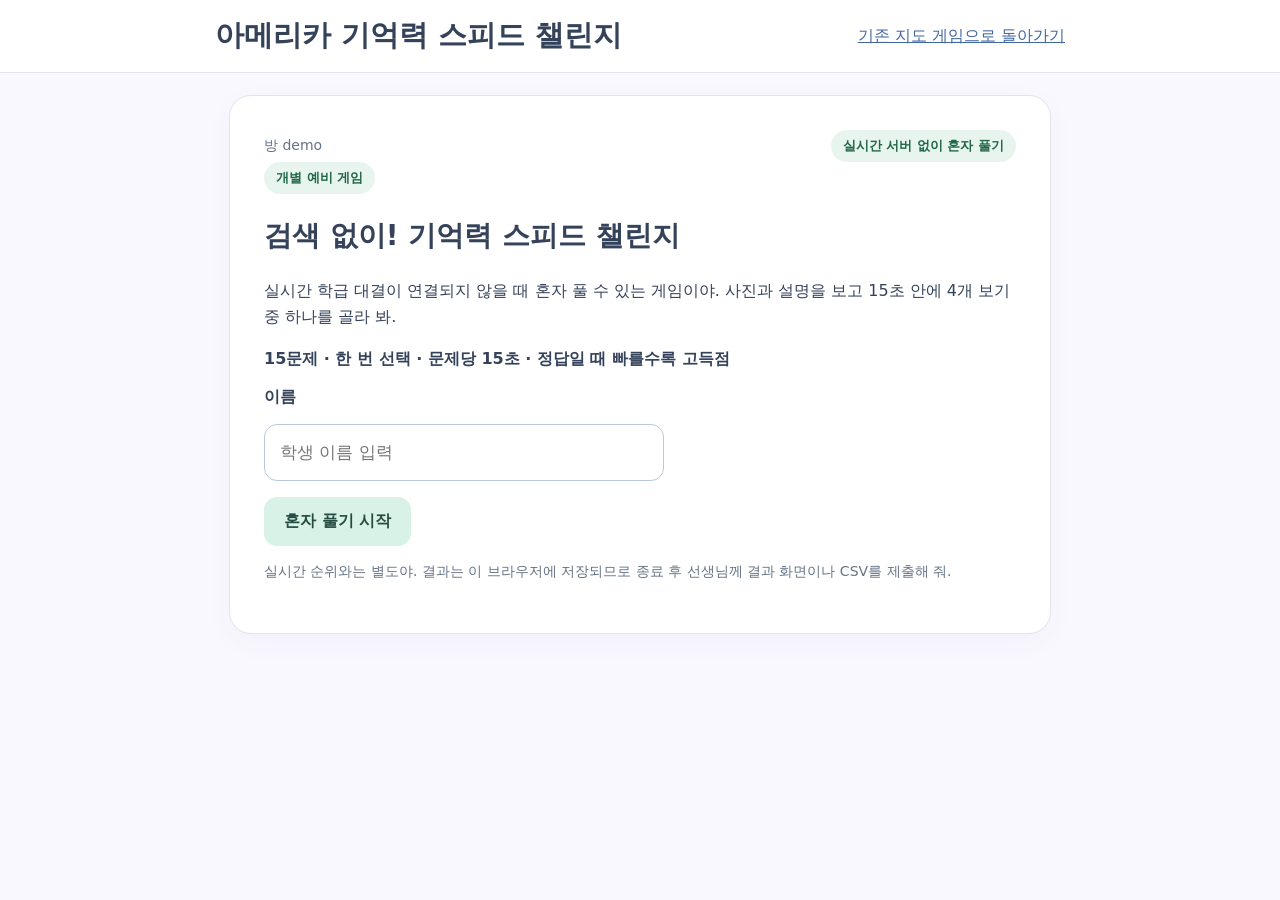
<file: solo.html>
<!doctype html>
<html lang="ko"><head><meta charset="utf-8"><meta name="viewport" content="width=device-width,initial-scale=1"><title>검색 없이! 기억력 스피드 챌린지 · 개별 예비 게임</title><style>
:root{color-scheme:light;--ink:#34425a;--sub:#657386;--bg:#f9f8ff;--panel:#fff;--border:#e4e4f0}
*{box-sizing:border-box}
html{font-family:-apple-system,BlinkMacSystemFont,"Apple SD Gothic Neo","Malgun Gothic",system-ui,sans-serif}
body{margin:0;background:var(--bg);color:var(--ink)}
header{padding:16px 20px;background:white;border-bottom:1px solid var(--border)}
.head{max-width:850px;margin:auto;display:flex;align-items:center;justify-content:space-between;gap:15px;flex-wrap:wrap}
h1{font-size:clamp(20px,5vw,29px);margin:0}h2{font-size:clamp(21px,5vw,28px)}h3{margin-top:0}
a{color:#42679e} .wrap{max-width:850px;margin:22px auto 55px;padding:0 14px}
.card{background:var(--panel);border-radius:22px;border:1px solid var(--border);padding:clamp(17px,4vw,34px);box-shadow:0 8px 28px #45455f0a}
p{line-height:1.6}.muted{color:var(--sub);font-size:14px}
.pill{display:inline-block;background:#e7f5ee;color:#216747;border-radius:20px;padding:7px 12px;font-size:13px;font-weight:800}
input{font:inherit;font-size:17px;border:1px solid #bac9d9;border-radius:13px;padding:14px 15px;width:100%;max-width:400px}
button{font:inherit;font-weight:800;cursor:pointer;border:0;border-radius:13px;padding:14px 20px;background:#d8f2e7;color:#264c41}
button:hover:not(:disabled){filter:brightness(.97)}button:disabled{opacity:.6;cursor:not-allowed}
button.secondary{background:#eeeafc;color:#55477b}button.ghost{background:#f1f3f8;color:#4f5970}
.actions{display:flex;flex-wrap:wrap;gap:10px;margin-top:20px}
.row{display:flex;align-items:center;justify-content:space-between;flex-wrap:wrap;gap:10px}
.status{padding:13px;border-radius:14px;background:#f0f4fb;margin:12px 0}
.timer{font-size:clamp(29px,6vw,44px);font-variant-numeric:tabular-nums;font-weight:900;color:#ab3a64}
.questionTitle{font-weight:800;font-size:clamp(18px,3.5vw,24px);line-height:1.6;margin:20px 0}
.picture{position:relative;border-radius:18px;overflow:hidden;background:#eef2fa;min-height:220px;height:clamp(210px,39vw,320px);display:flex;align-items:center;justify-content:center}
.picture img{width:100%;height:100%;object-fit:contain;display:none}
.picture span{max-width:280px;text-align:center;color:#7c879c;padding:25px;line-height:1.6}
.choices{display:grid;grid-template-columns:1fr 1fr;gap:12px;margin:15px 0 10px}
.choices button{min-height:86px;padding:16px 12px;font-size:clamp(16px,3vw,20px);color:#2b3546;overflow-wrap:anywhere}
.choices button:nth-child(1){background:#f9cbd5}.choices button:nth-child(2){background:#c9e7fc}
.choices button:nth-child(3){background:#fbecb9}.choices button:nth-child(4){background:#caf0dd}
.result{padding:22px;border-radius:17px;background:#e5f6ee;margin:18px 0;text-align:center}
.result strong{font-size:clamp(21px,4.5vw,30px)}
.bigScore{font-size:clamp(32px,7vw,50px);font-weight:900;color:#7752a2}
table{border-collapse:collapse;width:100%;font-size:14px;margin-top:17px}
th,td{text-align:left;border-bottom:1px solid #e9edf4;padding:10px 7px}
th{background:#f6f5fc}
.error{color:#bd3657;font-weight:700}
@media(max-width:520px){.choices{gap:8px}.choices button{padding:10px 8px;min-height:73px}}
</style></head><body><header><div class="head"><h1>아메리카 기억력 스피드 챌린지</h1><a href="./?room=demo" id="back">기존 지도 게임으로 돌아가기</a></div></header><main class="wrap"><section class="card"><div class="row"><span class="muted" id="room"></span><span class="pill">실시간 서버 없이 혼자 풀기</span></div><div id="area"></div><p id="saveStatus" class="error" aria-live="polite"></p></section></main><script>
'use strict';
const Q=[{"id":0,"wiki":"Statue_of_Liberty","clue":"프랑스가 미국의 독립을 기념해 선물한 거대한 횃불 든 동상이 항구에 서 있어요. 어느 나라일까요?","answer":"미국","kind":"country","fact":"자유의 여신상은 뉴욕 항구 리버티섬에 있어요."},{"id":1,"wiki":"Canadian_Rockies","clue":"로키산맥의 밴프 국립공원, 오대호 그리고 단풍잎 국기로 유명한 북쪽의 넓은 나라예요.","answer":"캐나다","kind":"country","fact":"밴프 국립공원은 북아메리카의 캐나다 로키산맥에 있어요."},{"id":2,"wiki":"Chichen_Itza","clue":"유카탄반도에 마야 문명의 계단식 피라미드가 남아 있고 수도가 높은 고원에 자리한 나라예요.","answer":"멕시코","kind":"country","fact":"치첸이트사는 유카탄반도에 있는 마야 유적이에요."},{"id":5,"wiki":"Panama_Canal","clue":"대서양과 태평양을 배가 오갈 수 있도록 갑문이 있는 거대한 운하를 건설한 나라예요.","answer":"파나마","kind":"country","fact":"운하는 중미의 지협을 가로질러 두 대양을 연결해요."},{"id":10,"wiki":"Christ_the_Redeemer_(statue)","clue":"남아메리카에서 가장 넓은 나라로, 대도시의 산 위에 두 팔을 벌린 거대한 예수상이 있어요.","answer":"브라질","kind":"country","fact":"구세주 그리스도상은 리우데자네이루에 있어요."},{"id":11,"wiki":"Perito_Moreno_Glacier","clue":"탱고의 발상지로 유명하고, 파타고니아의 거대한 페리토 모레노 빙하를 볼 수 있는 나라예요.","answer":"아르헨티나","kind":"country","fact":"페리토 모레노 빙하는 남쪽 파타고니아에 있어요."},{"id":13,"wiki":"Machu_Picchu","clue":"안데스산맥 높은 곳에 잉카 제국의 석조 산악 도시 마추픽추가 남아 있는 나라예요.","answer":"페루","kind":"country","fact":"마추픽추는 잉카 문명의 대표 유적이에요."},{"id":20,"wiki":"Statue_of_Liberty","clue":"미국 뉴욕 항구에 있는 거대한 동상으로, 머리에는 왕관을 쓰고 한 손에는 횃불을 들고 있어요. 프랑스가 미국에 선물한 이 상징물은?","answer":"자유의 여신상","kind":"city","fact":"자유의 여신상은 미국 뉴욕에 있어요. 프랑스가 미국 독립을 기념하며 선물한 세계적으로 유명한 상징물이에요."},{"id":22,"wiki":"Chichen_Itza","clue":"멕시코 유카탄반도에 있는 마야 문명 유적이에요. 엘 카스티요라고 불리는 계단식 피라미드가 유명한 이 유적은?","answer":"치첸이트사","kind":"city","fact":"치첸이트사는 멕시코 유카탄반도의 마야 문명 유적이에요. 계단식 피라미드가 대표적인 건축물이에요."},{"id":24,"wiki":"Machu_Picchu","clue":"페루 안데스산맥의 높은 산등성이에 자리한 잉카 문명의 유적 도시예요. 돌로 만든 건축물과 계단식 밭이 유명한 곳은?","answer":"마추픽추","kind":"city","fact":"마추픽추는 페루 안데스산맥에 있는 잉카 문명 유적이에요. 산악 지형을 이용해 도시를 만들었어요."},{"id":25,"wiki":"Christ_the_Redeemer_(statue)","clue":"브라질 리우데자네이루의 높은 산 위에서 두 팔을 넓게 벌리고 도시를 내려다보는 거대한 동상의 이름은?","answer":"구세주 그리스도상","kind":"city","fact":"구세주 그리스도상은 브라질 리우데자네이루 코르코바두산 위에 있어요. 브라질을 상징하는 대표적 랜드마크예요."},{"id":28,"wiki":"Iguazu_Falls","clue":"아르헨티나와 브라질 국경에서 수많은 물줄기가 웅장하게 떨어지는 폭포의 이름은?","answer":"이구아수 폭포","kind":"nature","fact":"이구아수 폭포는 아르헨티나와 브라질 국경에 있어요. 국경을 따라 여러 갈래의 거대한 물줄기가 떨어지는 폭포예요."},{"id":29,"wiki":"Rocky_Mountains","clue":"캐나다에서 미국 서부까지 남북으로 이어지는 북아메리카의 거대한 산맥은?","answer":"로키산맥","kind":"nature","fact":"로키산맥은 캐나다에서 미국 서부까지 남북으로 뻗어 있어요. 북아메리카 서쪽에 높고 험준한 산지가 많다는 특징을 보여 줘요."},{"id":30,"wiki":"Andes","clue":"남아메리카 서쪽 태평양 연안을 따라 길게 뻗은 산맥은?","answer":"안데스산맥","kind":"nature","fact":"안데스산맥은 남아메리카 서쪽에 길게 이어져 있어요. 적도 가까이에서도 해발 고도가 높으면 서늘한 고산 기후가 나타날 수 있어요."},{"id":31,"wiki":"Amazon_River","clue":"남아메리카 북부를 가로지르며 유량이 세계에서 가장 큰 강은?","answer":"아마존강","kind":"nature","fact":"아마존강은 남아메리카 북부의 아마존 분지를 흐르는 큰 강이에요. 주변에 넓은 열대림이 발달해 있어요."}];
const ROOM=new URLSearchParams(location.search).get('room')||'demo';
const $=id=>document.getElementById(id);
const safe=s=>String(s??'').replace(/[&<>"']/g,x=>({'&':'&amp;','<':'&lt;','>':'&gt;','"':'&quot;',"'":'&#39;'}[x]));
const storage={get:k=>{try{return localStorage.getItem(k)}catch(e){return null}},put:(k,v)=>{try{localStorage.setItem(k,v);return true}catch(e){return false}}};
const ROUND_MS=15000,REVEAL_MS=2300;
let state=null,storeKey='',timer=null,photoVersion=0;
const seedRand=s=>{let h=s>>>0;return ()=>{h=(Math.imul(h,1664525)+1013904223)>>>0;return h/4294967296}};
function shuffled(a,seed){let arr=a.slice(),rand=seedRand(seed);for(let i=arr.length-1;i>0;i--){let j=Math.floor(rand()*(i+1));[arr[i],arr[j]]=[arr[j],arr[i]]}return arr}
function hash(s){let h=2166136261;for(const ch of String(s))h=Math.imul(h^ch.charCodeAt(0),16777619)>>>0;return h}
function currentQ(){return state?Q[state.order[state.index]]:null}
function choices(p){const others=[...new Set(Q.filter(x=>x.kind===p.kind&&x.answer!==p.answer).map(x=>x.answer))];return shuffled([p.answer,...shuffled(others,hash(state.seed+'other'+p.id)).slice(0,3)],hash(state.seed+'opts'+p.id))}
function clue(p){let str=p.clue;for(const name of [p.answer].filter(Boolean))str=str.split(name).join(p.kind==='country'?'이 나라':'이 장소');return str}
function save(){if(!storage.put(storeKey,JSON.stringify(state)))$('saveStatus').textContent='이 브라우저에서 자동 저장이 막혀 있어요. 종료 전에 결과를 캡처해 주세요.'}
function linkRoom(){const room=encodeURIComponent(ROOM);$('back').href='./?room='+room;$('room').textContent='방 '+ROOM}
function startForm(){
 $('area').innerHTML='<span class="pill">개별 예비 게임</span><h2>검색 없이! 기억력 스피드 챌린지</h2>'+
 '<p>실시간 학급 대결이 연결되지 않을 때 혼자 풀 수 있는 게임이야. 사진과 설명을 보고 15초 안에 4개 보기 중 하나를 골라 봐.</p>'+
 '<p><strong>15문제 · 한 번 선택 · 문제당 15초 · 정답일 때 빠를수록 고득점</strong></p>'+
 '<label for="studentName"><strong>이름</strong></label><p><input type="text" maxlength="18" id="studentName" autocomplete="name" placeholder="학생 이름 입력"></p>'+
 '<button id="begin" type="button">혼자 풀기 시작</button>'+
 '<p class="muted">실시간 순위와는 별도야. 결과는 이 브라우저에 저장되므로 종료 후 선생님께 결과 화면이나 CSV를 제출해 줘.</p>';
 const previous=storage.get('amap-name-'+ROOM)||storage.get('amap-solo-last-'+ROOM)||'';
 $('studentName').value=previous;
 $('begin').onclick=begin;
 $('studentName').onkeydown=e=>{if(e.key==='Enter')begin()};
}
function begin(){
 const name=$('studentName').value.trim();
 if(!name){alert('이름을 입력해 주세요.');return}
 if(!/^[\p{L}\p{N}\s._-]{1,18}$/u.test(name)){alert('이름은 한글·영문·숫자 등을 사용해 주세요.');return}
 storeKey='amap-solo-v1-'+ROOM+'-'+encodeURIComponent(name.toLowerCase());
 storage.put('amap-solo-last-'+ROOM,name);
 try{
  const old=JSON.parse(storage.get(storeKey)||'null');
  if(old?.version===1&&old.room===ROOM&&old.name===name&&Array.isArray(old.order)&&old.order.length===Q.length){
    state=old;render();return;
  }
 }catch(e){}
 const now=Date.now(),seed=(now^(Math.floor(Math.random()*0xffffffff)))>>>0;
 state={version:1,room:ROOM,name,seed,order:shuffled(Q.map((_,i)=>i),seed),index:0,
  status:'question',startedAt:now,dueAt:now+ROUND_MS,revealUntil:0,
  score:0,correct:0,totalMs:0,results:[],lastUpdated:now};
 save();render();
}
function render(){
 if(!state)return startForm();
 if(state.status==='finished')return finishScreen();
 const p=currentQ();if(!p){state.status='finished';save();return finishScreen()}
 const ms=Math.max(0,(state.status==='reveal'?state.revealUntil:state.dueAt)-Date.now());
 const answer=state.results[state.results.length-1];
 let main='<div class="row"><span class="pill">문제 '+(state.index+1)+' / '+Q.length+'</span>'+
 '<span class="timer" id="clock">'+Math.ceil(ms/1000)+'초</span><span><strong>'+state.score+'점</strong></span></div>'+
 '<div class="picture"><img id="quizPhoto" alt="문제 단서 사진"><span id="photoFallback">사진을 불러오는 중이야. 설명만 보고 골라도 돼!</span></div>'+
 '<p class="questionTitle">'+safe(clue(p))+'</p>';
 if(state.status==='question'){
  main+='<div class="choices">'+choices(p).map((opt,i)=>'<button type="button" data-choice="'+i+'">'+safe(['▲','◆','●','■'][i])+' '+safe(opt)+'</button>').join('')+'</div>'+
  '<p class="muted">정답을 한 번만 선택할 수 있어. 15초가 지나면 자동으로 다음 문제로 넘어가.</p>';
 }else{
  main+='<div class="result"><strong>'+safe(answer?.correct?'정답! +'+answer.points+'점':answer?.selected?'아쉬워! 오답이야':'시간 초과!')+'</strong>'+
  '<p>정답: <b>'+safe(p.answer)+'</b></p><p>'+safe(p.fact||'')+'</p></div>'+
  '<p class="muted">잠시 뒤 자동으로 다음 문제로 이동해.</p>';
 }
 $('area').innerHTML=main;
 if(state.status==='question'){
  $('area').querySelectorAll('[data-choice]').forEach(btn=>btn.onclick=()=>selectAnswer(Number(btn.dataset.choice)));
 }
 loadPhoto(p);tick();
}
function loadPhoto(p){
 const img=$('quizPhoto'),fallback=$('photoFallback');if(!img)return;
 const id=++photoVersion;img.style.display='none';fallback.style.display='block';
 const summary='https://en.wikipedia.org/api/rest_v1/page/summary/'+p.wiki;
 const api='https://en.wikipedia.org/w/api.php?action=query&redirects=1&prop=pageimages&format=json&pithumbsize=900&origin=*&titles='+encodeURIComponent(decodeURIComponent(p.wiki));
 const show=u=>{if(id!==photoVersion||!$('quizPhoto')||!u)return;const el=$('quizPhoto');el.onerror=()=>{el.style.display='none';if($('photoFallback'))$('photoFallback').textContent='사진을 불러올 수 없어. 설명으로 문제를 풀어 줘.'};el.src=u;el.style.display='block';if($('photoFallback'))$('photoFallback').style.display='none'};
 fetch(api).then(r=>r.ok?r.json():Promise.reject()).then(d=>Object.values(d.query?.pages||{})[0]?.thumbnail?.source||'')
 .then(u=>u||fetch(summary).then(r=>r.ok?r.json():Promise.reject()).then(d=>d.thumbnail?.source||''))
 .then(show).catch(()=>{if(id===photoVersion&&$('photoFallback'))$('photoFallback').textContent='사진을 불러올 수 없어. 설명으로 문제를 풀어 줘.'});
}
function selectAnswer(i){
 if(!state||state.status!=='question')return;
 const now=Date.now(),p=currentQ();if(!p)return;
 if(now>=state.dueAt){recordAnswer(null);return}
 const options=choices(p);
 if(!Number.isInteger(i)||i<0||i>=options.length)return;
 recordAnswer(options[i]);
}
function recordAnswer(choice){
 if(!state||state.status!=='question')return;
 const p=currentQ(),now=Date.now();
 const ms=Math.max(0,Math.min(ROUND_MS,now-state.startedAt));
 const selected=now<=state.dueAt?choice:null;
 const correct=selected===p.answer;
 const points=correct?500+Math.round(500*(1-ms/ROUND_MS)):0;
 state.results.push({id:p.id,kind:p.kind,answer:p.answer,selected:selected||'',correct,points,ms,at:now});
 state.correct+=correct?1:0;state.score+=points;state.totalMs+=ms;
 state.status='reveal';state.revealUntil=now+REVEAL_MS;state.lastUpdated=now;
 save();render();
}
function advance(){
 if(!state||state.status!=='reveal'||Date.now()<state.revealUntil)return;
 state.index++;
 if(state.index>=state.order.length){state.status='finished';state.finishedAt=Date.now()}
 else{state.status='question';state.startedAt=Date.now();state.dueAt=state.startedAt+ROUND_MS}
 state.lastUpdated=Date.now();save();render();
}
function tick(){
 if(!state||state.status==='finished')return;
 const now=Date.now(),end=state.status==='reveal'?state.revealUntil:state.dueAt;
 const el=$('clock');if(el)el.textContent=Math.ceil(Math.max(0,end-now)/1000)+'초';
 if(now>=end){if(state.status==='question')recordAnswer(null);else advance()}
}
function csvValue(v){let str=String(v??'');if(/^[=+\-@]/.test(str))str="'"+str;return '"'+str.replace(/"/g,'""')+'"'}
function csvDownload(){
 if(!state||state.status!=='finished')return;
 const rows=[['방','학생','문항','유형','정답','선택','정답 여부','점수','소요 시간(ms)']];
 state.results.forEach((x,i)=>rows.push([ROOM,state.name,i+1,x.kind,x.answer,x.selected,x.correct?'정답':'오답·시간초과',x.points,x.ms]));
 rows.push([ROOM,state.name,'합계','','','',state.correct+'개 정답',state.score,state.totalMs]);
 const csv='\uFEFF'+rows.map(a=>a.map(csvValue).join(',')).join('\r\n'),blob=new Blob([csv],{type:'text/csv;charset=utf-8'});
 const url=URL.createObjectURL(blob),a=document.createElement('a');a.href=url;
 a.download='기억력스피드_개별_'+ROOM+'_'+state.name.replace(/[^가-힣a-zA-Z0-9_-]/g,'_')+'.csv';
 document.body.appendChild(a);a.click();a.remove();setTimeout(()=>URL.revokeObjectURL(url),3000);
}
function finishScreen(){
 const result=state.correct+'/'+Q.length,seconds=(state.totalMs/1000).toFixed(1);
 $('area').innerHTML='<span class="pill">개별 예비 게임 · 완료</span><h2>기억력 스피드 챌린지 완료!</h2>'+
 '<div class="result"><h3>'+safe(state.name)+' 학생</h3><div class="bigScore">'+state.score+'점</div>'+
 '<p><strong>'+result+'문제 정답</strong> · 총 응답 시간 '+seconds+'초</p></div>'+
 '<p class="muted">이 점수는 학급 실시간 순위와 별도로 기록돼. 결과 화면을 캡처하거나 CSV 파일을 선생님께 제출해 줘.</p>'+
 '<div class="actions"><button id="download">결과 CSV 저장</button><button id="repeat" class="secondary">처음부터 다시 풀기</button></div>'+
 '<h3 style="margin-top:30px">문제별 결과</h3><div style="overflow:auto"><table><thead><tr><th>번호</th><th>정답</th><th>선택한 답</th><th>점수</th></tr></thead><tbody>'+
 state.results.map((x,i)=>'<tr><td>'+(i+1)+'</td><td>'+safe(x.answer)+'</td><td>'+safe(x.selected||'시간 초과')+'</td><td>'+x.points+'</td></tr>').join('')+
 '</tbody></table></div>';
 $('download').onclick=csvDownload;
 $('repeat').onclick=()=>{
   if(!confirm('기존 개별 게임 결과를 덮어쓰고 다시 시작할까요? 먼저 CSV를 저장해 주세요.'))return;
   const name=state.name;state=null;storeKey='';
   startForm();$('studentName').value=name;
   begin();
 };
}
function init(){
 linkRoom();startForm();
}
init();timer=setInterval(tick,150);
</script></body></html>
</file>
